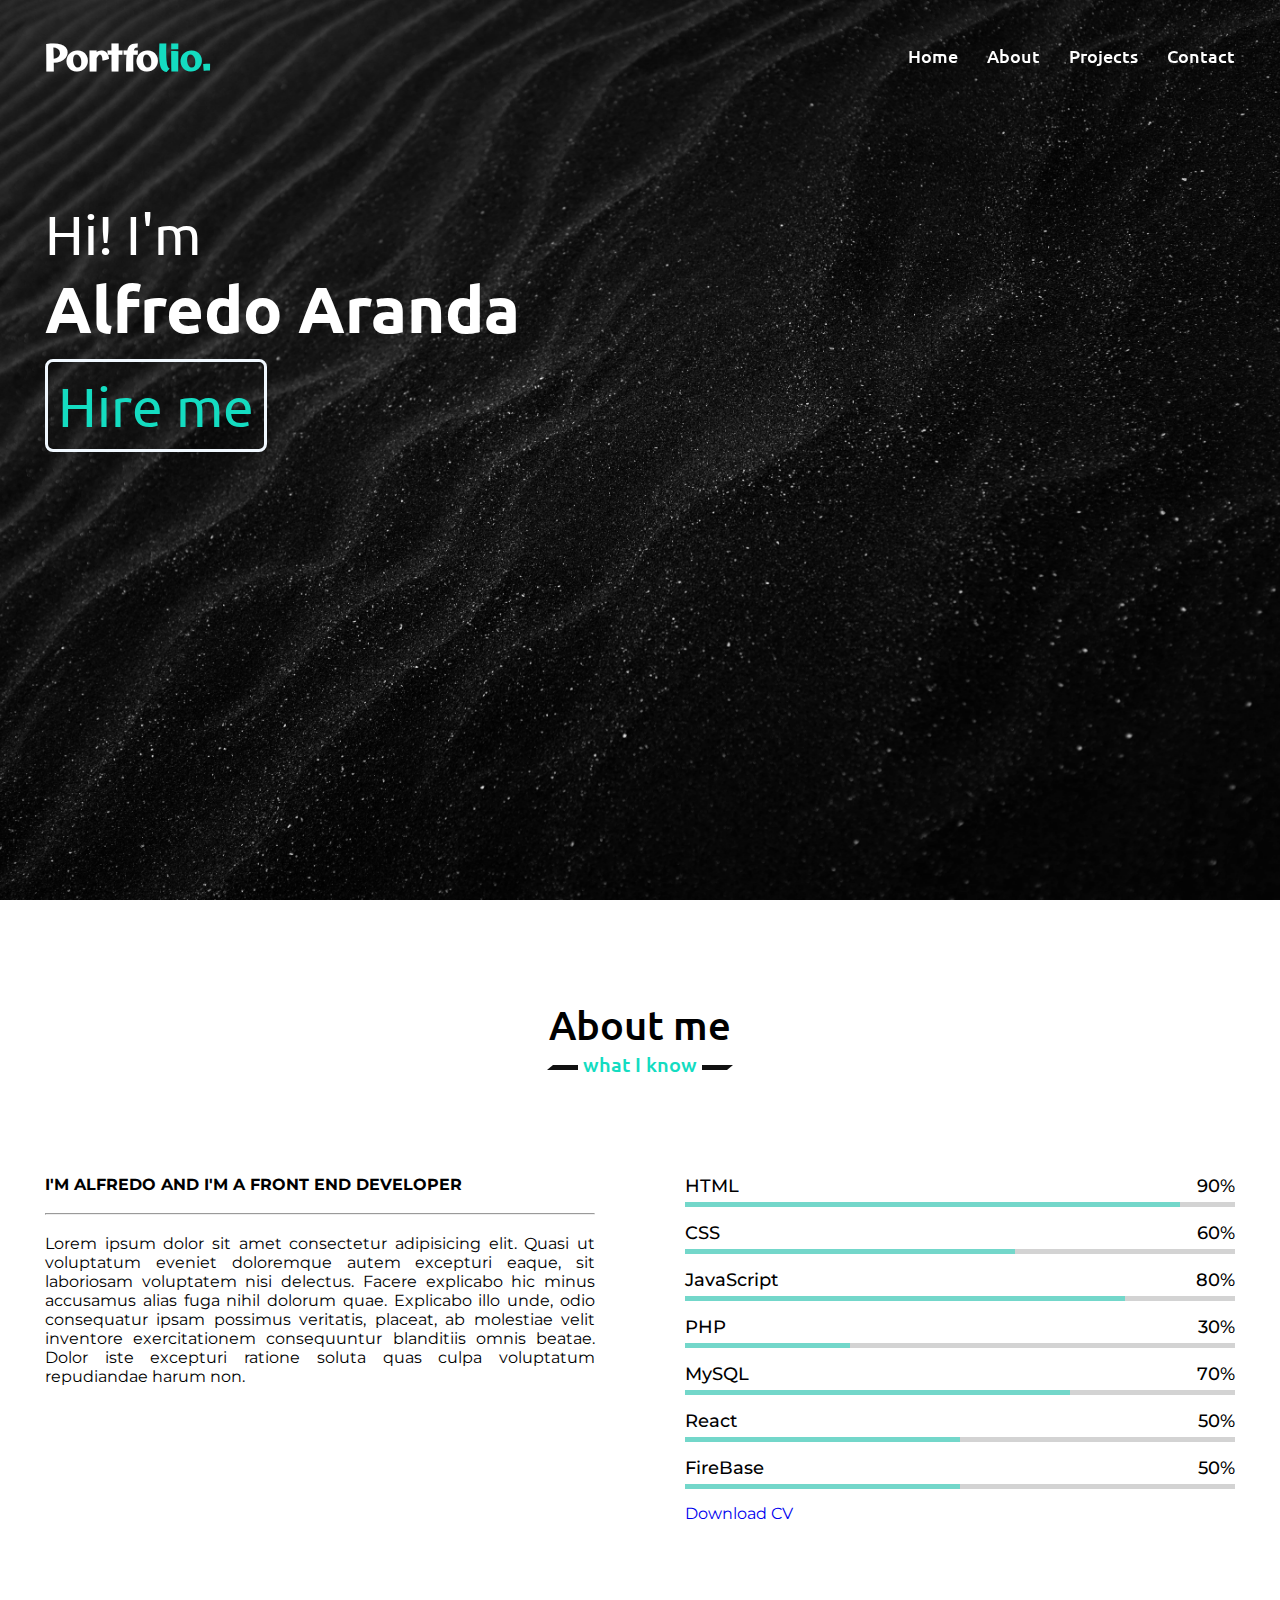
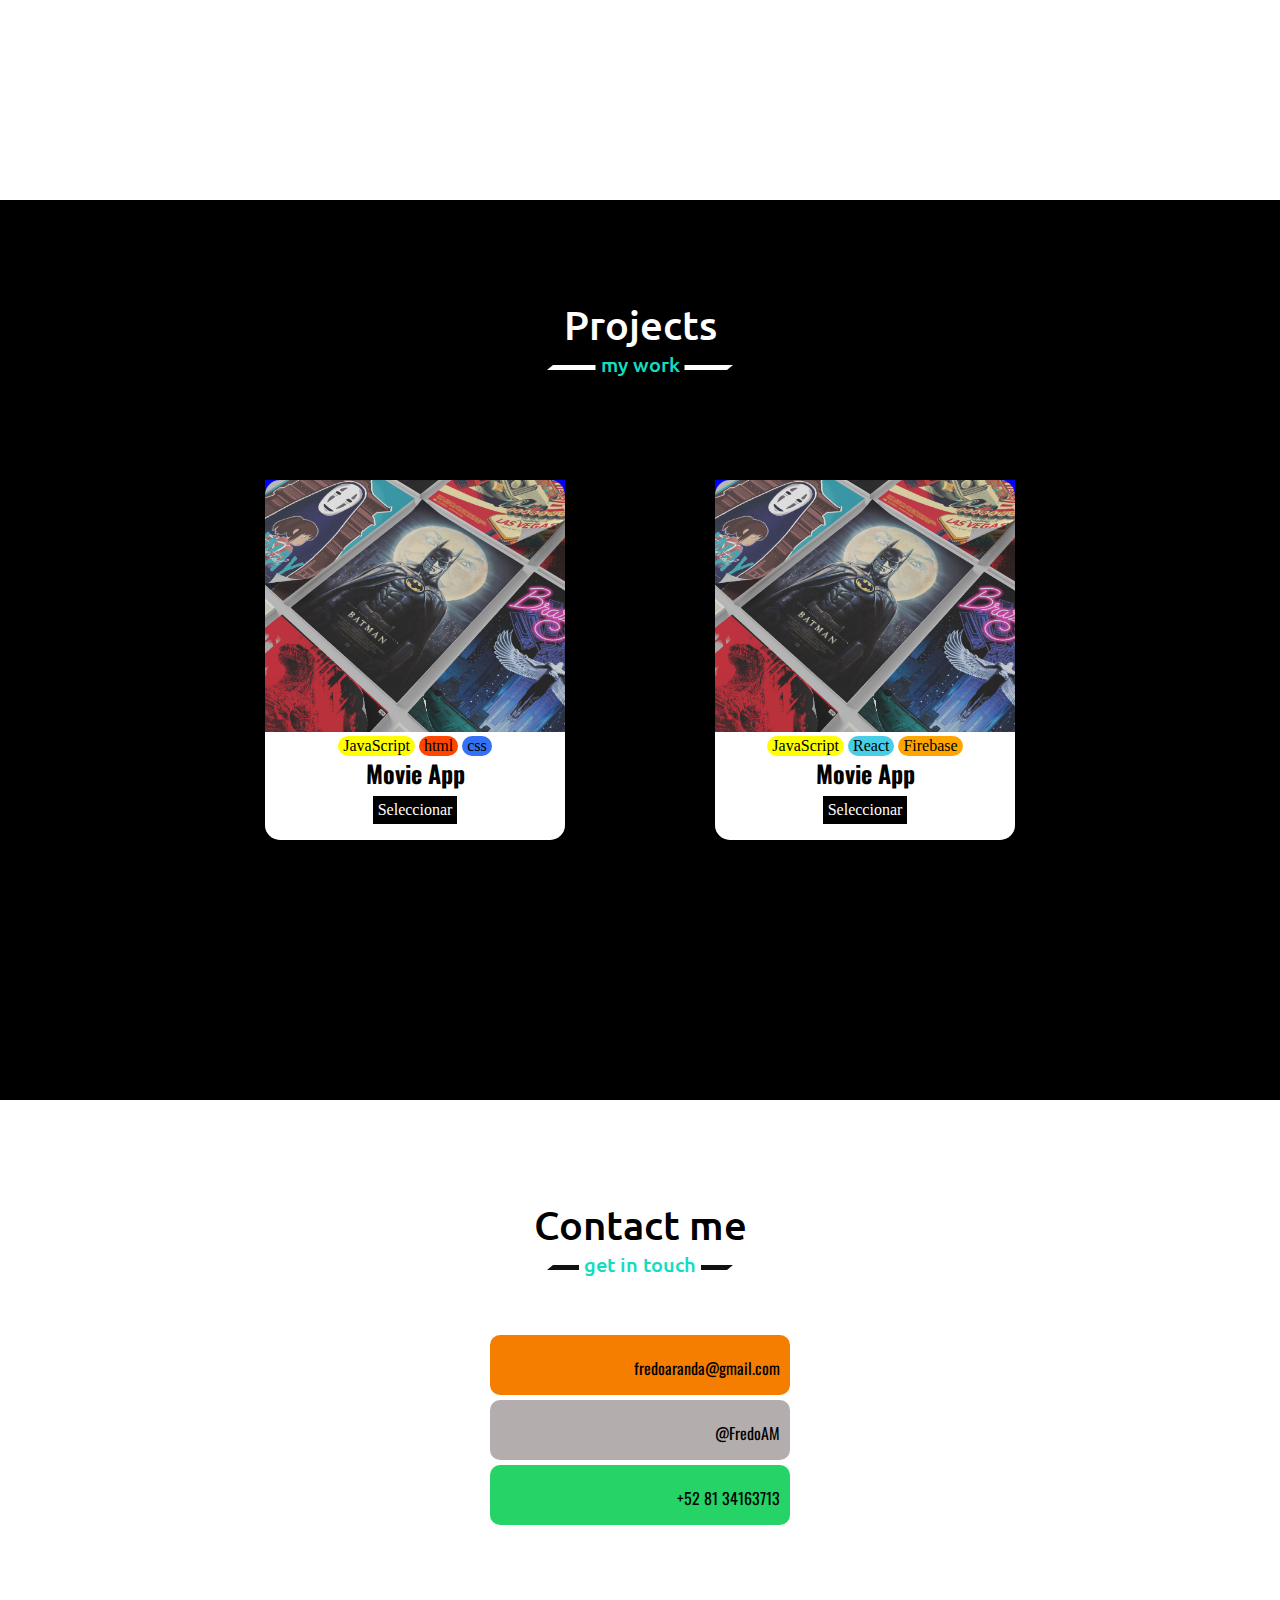
<file: index.html>
<!DOCTYPE html>
<html lang="en">
<head>
    <meta charset="UTF-8">
    <meta http-equiv="X-UA-Compatible" content="IE=edge">
    <meta name="viewport" content="width=device-width, initial-scale=1.0">
    <link rel="stylesheet" href="style.css">
    <link rel="icon" href="/img/portfolio.png">
    <link rel="stylesheet" href="https://use.fontawesome.com/releases/v5.15.3/css/all.css" integrity="sha384-SZXxX4whJ79/gErwcOYf+zWLeJdY/qpuqC4cAa9rOGUstPomtqpuNWT9wdPEn2fk" crossorigin="anonymous">
    <title>Portfolio</title>
</head>
<body>
    <body>
        <!-- <div class="scroll-up-btn">
            <i class="fas fa-angle-up"></i>
        </div> -->
        <nav class="navbar">
            <div class="max-width">
                <div class="logo"><a href="#">Portfo<span>lio.</span></a></div>
                <ul class="menu">
                    <li><a href="#home" class="menu-btn">Home</a></li>
                    <li><a href="#about" class="menu-btn">About</a></li>                    
                    <li><a href="#projects" class="menu-btn">Projects</a></li>
                    <li><a href="#contact" class="menu-btn">Contact</a></li>
                </ul>
                <div class="menu-btn">
                    <i class="fas fa-bars"></i>
                </div>
            </div>
        </nav>
    
        <!-- home section start -->
        <section class="home" id="home">
            <div class="max-width">
                <div class="home-content">
                    <div class="text-1">Hi! I'm</div>
                    <div class="text-2">Alfredo Aranda</div>
                    <a href="#contact" class="hire-btn">Hire me</a>
                </div>
            </div>
        </section>
    
        <!-- about section start -->
        <section class="about" id="about">
            <div class="max-width">
                <h2 class="title">About me</h2>
                <div class="about-content">
                    <div class="column left">
                        <div class="text">I'm Alfredo and I'm a<span class="typing-2"> Front End Developer</span></div>
                        <br>
                        <hr>
                        <br>
                        
                        <p>Lorem ipsum dolor sit amet consectetur adipisicing elit. Quasi ut voluptatum eveniet doloremque autem excepturi eaque, sit laboriosam voluptatem nisi delectus. Facere explicabo hic minus accusamus alias fuga nihil dolorum quae. Explicabo illo unde, odio consequatur ipsam possimus veritatis, placeat, ab molestiae velit inventore exercitationem consequuntur blanditiis omnis beatae. Dolor iste excepturi ratione soluta quas culpa voluptatum repudiandae harum non.</p>
                    </div>
                    <div class="skills right">
                        <div class="bars">
                            <div class="info">
                                <span>HTML</span>
                                <span>90%</span>
                            </div>
                            <div class="line html"></div>
                        </div>
                        <div class="bars">
                            <div class="info">
                                <span>CSS</span>
                                <span>60%</span>
                            </div>
                            <div class="line css"></div>
                        </div>
                        <div class="bars">
                            <div class="info">
                                <span>JavaScript</span>
                                <span>80%</span>
                            </div>
                            <div class="line js"></div>
                        </div>
                        <div class="bars">
                            <div class="info">
                                <span>PHP</span>
                                <span>30%</span>
                            </div>
                            <div class="line php"></div>
                        </div>
                        <div class="bars">
                            <div class="info">
                                <span>MySQL</span>
                                <span>70%</span>
                            </div>
                            <div class="line mysql"></div>
                        </div>
                        <div class="bars">
                            <div class="info">
                                <span>React</span>
                                <span>50%</span>
                            </div>
                            <div class="line react"></div>
                        </div>
                        <div class="bars">
                            <div class="info">
                                <span>FireBase</span>
                                <span>50%</span>
                            </div>
                            <div class="line fb"></div>
                        </div>
                        
                         <a href="/Alfredo Aranda Mancillas CV.docx" download>Download CV</a>
                        
                    </div>
                </div>
            </div>
        </section>
        <section class="projects" id="projects">
                <h2 class="title">Projects</h2>
                <div class="carro">
                    <div class="btn-display">
                        <div class="btns">
                            <button class="prev-btn"><i class="fas fa-arrow-circle-left"></i></button>
                            <button class="next-btn"><i class="fas fa-arrow-circle-right"></i></button>
                        </div>
                        <div class="display">
                            <span class="display-icn"><i class="fas fa-circle active "></i></span>
                            <span class="display-icn"><i class="fas fa-circle"></i></span>
                            <span class="display-icn"><i class="fas fa-circle"></i></span>
                        </div>
                    </div>
                    <div class="carros active">
                        <div class="pro">
                            <div class="img-container">
                                <img src="/img/movieApp.jpg" alt="">
                            </div>
                            <div class="img-info">
                                <span class="js-tag">JavaScript</span>
                                <span class="html-tag">html</span>
                                <span class="css-tag">css</span>
                                <h2>Movie App</h2>
                                <a href="/Projects/Movie App/index.html">Seleccionar</a>
                            </div>
                        </div>
                        <div class="pro">
                            <div class="img-container">
                                <img src="/img/movieApp.jpg" alt="">
                            </div>
                            <div class="img-info">
                                <span class="js-tag">JavaScript</span>
                                <span class="react-tag">React</span>
                                <span class="fb-tag">Firebase</span>
                                <h2>Movie App </h2>
                                <a href="https://movies-app-react-2948e.web.app">Seleccionar</a>
                            </div>
                        </div>
                    </div>
                    <div class="carros">
                        <div class="pro">
                            <div class="img-container">
                                <img src="/img/e-commerce.png" alt="">
                            </div>
                            <div class="img-info">
                                <span class="js-tag">JavaScript</span>
                                <span class="html-tag">html</span>
                                <span class="css-tag">css</span>
                                <h2>E-commerce</h2>
                                <a href="/Projects/E-commerce App/index.html"">Seleccionar</a>
                            </div>
                        </div>
                        <div class="pro">
                            <div class="img-container">
                                <img src="/img/todo-list.jpg" alt="">
                            </div>
                            <div class="img-info">
                                <span class="js-tag">JavaScript</span>
                                <span class="html-tag">html</span>
                                <span class="css-tag">css</span>
                                <h2>Todo-List</h2>
                                <a href="/Projects/ToDo List/index.html"">Seleccionar</a>
                            </div>
                        </div>
                    </div>  
                    <div class="carros">
                        <div class="pro">
                            <div class="img-container">
                                <img src="/img/landing.jpg" alt="">
                            </div>
                            <div class="img-info">
                                <span class="js-tag">JavaScript</span>
                                <span class="sass-tag">sass</span>
                                <span class="html-tag">html</span>
                                <h2>Landing Page</h2>
                                <a href="#">Seleccionar</a>
                            </div>
                        </div>
                        <div class="pro">
                            <div class="img-container">
                                <img src="/img/video-game.png" alt="">
                            </div>
                            <div class="img-info">
                                <span class="js-tag">JavaScript</span>
                                <span class="html-tag">html</span>
                                <span class="css-tag">css</span>
                                <h2>Video Game</h2>
                                <a href="/Projects/jump-game/index.html">Seleccionar</a>
                            </div>
                        </div>
                    </div>
                </div>
                <!-- DISPLAY SECOND CARROUSEL WITH MEDIA QUERIES -->
                <div class="carro2">
                    <div class="btn-display">
                        <div class="btns">
                            <button class="pre-btn"><i class="fas fa-arrow-circle-left"></i></button>
                            <button class="nex-btn"><i class="fas fa-arrow-circle-right"></i></button>
                        </div>
                        <div class="display">
                            <span class="display-icn"><i class="fas fa-circle media-icn active "></i></span>
                            <span class="display-icn"><i class="fas fa-circle media-icn"></i></span>
                            <span class="display-icn"><i class="fas fa-circle media-icn"></i></span>
                            <span class="display-icn"><i class="fas fa-circle media-icn"></i></span>
                            <span class="display-icn"><i class="fas fa-circle media-icn"></i></span>
                            <span class="display-icn"><i class="fas fa-circle media-icn"></i></span>
                        </div>
                    </div>
                    <div class="media-carro active">
                        <div class="pro">
                            <div class="img-container">
                                <img src="/img/movieApp.jpg" alt="">
                            </div>
                            <div class="img-info">
                                <h2>Movie App</h2>
                                <a href="/Projects/Movie App/index.html">Seleccionar</a>
                            </div>
                        </div>
                    </div>
                    <div class="media-carro">
                        <div class="pro">
                            <div class="img-container">
                                <img src="/img/movieApp.jpg" alt="">
                            </div>
                            <div class="img-info">
                                <span class="js-tag">JavaScript</span>
                                <span class="react-tag">React</span>
                                <span class="fb-tag">Firebase</span>
                                <h2>Movie App </h2>
                                <a href="https://movies-app-react-2948e.web.app">Seleccionar</a>
                            </div>
                        </div>
                    </div>
                    <div class="media-carro">
                        <div class="pro">
                            <div class="img-container">
                                <img src="/img/e-commerce.png" alt="">
                            </div>
                            <div class="img-info">
                                <h2>E-commerce</h2>
                                <a href="/Projects/E-commerce App/index.html">Seleccionar</a>
                            </div>
                        </div>
                    </div>
                    <div class="media-carro">
                        <div class="pro">
                            <div class="img-container">
                                <img src="/img/todo-list.jpg" alt="">
                            </div>
                            <div class="img-info">
                                <h2>Todo-List</h2>
                                <a href="/Projects/ToDo List/index.html"">Seleccionar</a>
                            </div>
                        </div>
                    </div>  
                    <div class="media-carro">
                        <div class="pro">
                            <div class="img-container">
                                <img src="/img/landing.jpg" alt="">
                            </div>
                            <div class="img-info">
                                <h2>Landing Page</h2>
                                <a href="#">Seleccionar</a>
                            </div>
                        </div>
                    </div>    
                    <div class="media-carro">
                        <div class="pro">
                            <div class="img-container">
                                <img src="/img/video-game.png" alt="">
                            </div>
                            <div class="img-info">
                                <h2>Video Game</h2>
                                <a href="/Projects/jump-game/index.html">Seleccionar</a>
                            </div>
                        </div>
                    </div>
                </div>
        </section>
        <section class="about contact" id="contact">
            <div class="max-width">
                <h2 class="title">Contact me</h2>
                <div class="contact-container">
                   <div class="email-ctc email">
                       <span><i class="fas fa-envelope-square"></i></span>
                       <span>fredoaranda@gmail.com</span>
                   </div>
                   <div class="email-ctc github">
                    <span><i class="fab fa-github"></i></span>
                    <span>@FredoAM</span>
                    </div>
                    <div class="email-ctc cellphone">
                        <span><i class="fab fa-whatsapp"></i></span>
                        <span>+52 81 34163713</span>
                    </div>
                   
                </div>
            </div>
            
        </section>
   
    
        <script src="app.js"></script>
    </body>
</file>
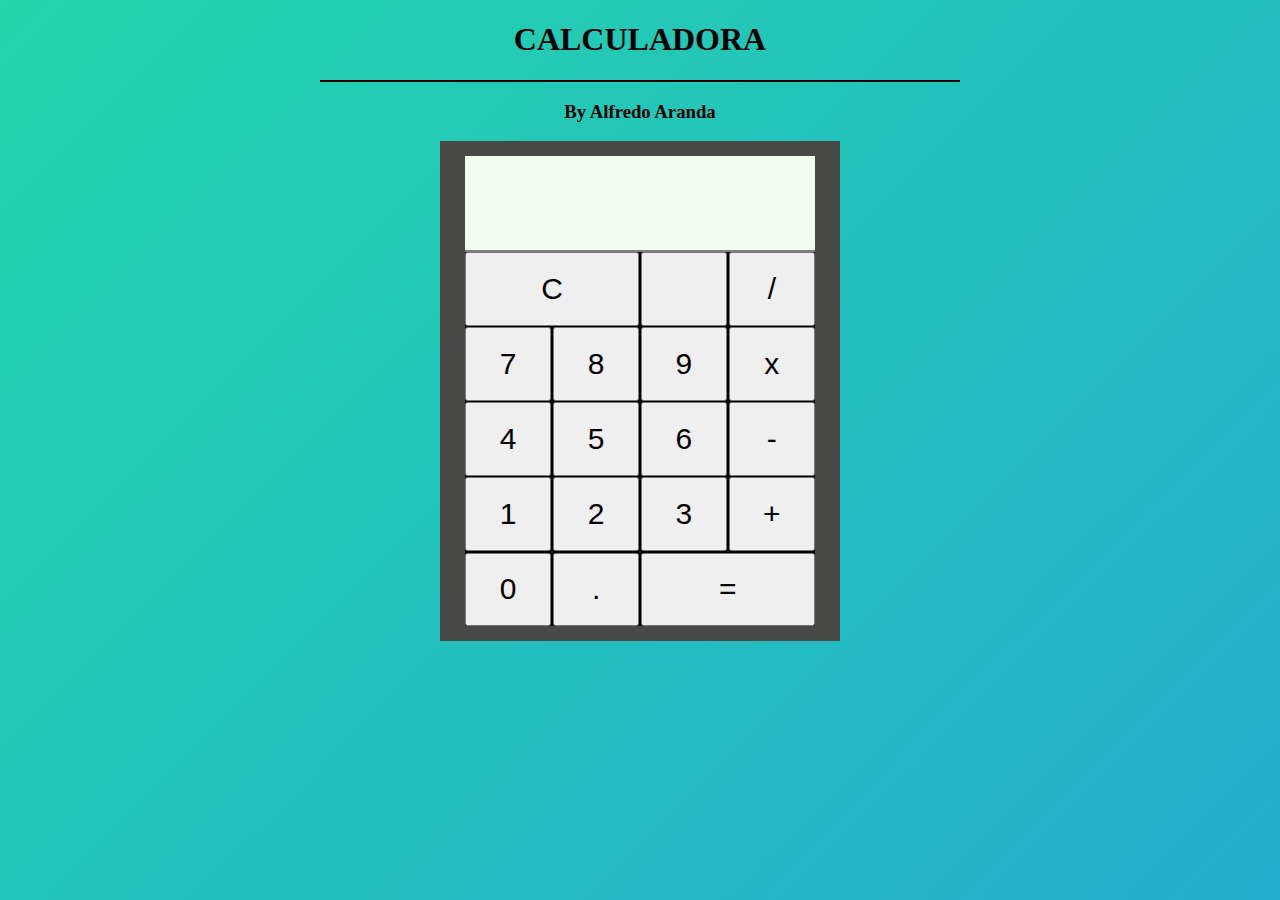
<file: Projects/Calculator/index.html>
<!DOCTYPE html>
<html lang="en">
<head>
    <meta charset="UTF-8">
    <meta http-equiv="X-UA-Compatible" content="IE=edge">
    <meta name="viewport" content="width=device-width, initial-scale=1.0">
    <link rel="stylesheet" href="https://use.fontawesome.com/releases/v5.15.2/css/all.css" integrity="sha384-vSIIfh2YWi9wW0r9iZe7RJPrKwp6bG+s9QZMoITbCckVJqGCCRhc+ccxNcdpHuYu" crossorigin="anonymous">
    <link rel="stylesheet" type="text/css" href="style.css">
    <title>Calculadora</title>
</head>
<body>
    <h1>CALCULADORA</h1>
    <hr>
    <h3>By Alfredo Aranda</h3>
    <div class="calculadora">
        <div class="container">
            <div class="pantalla" ><span data-current-operand></span></div>
            <div class="botones">
                <button class="tipo-2" data-all-clear>C</button>
                <button data-delete><i class="fas fa-backspace"></i></button>
                <button data-operation>/</button>
                <button data-number>7</button>
                <button data-number>8</button>
                <button data-number>9</button>
                <button data-operation>x</button>
                <button data-number>4</button>
                <button data-number>5</button>
                <button data-number>6</button>
                <button data-operation>-</button>
                <button data-number>1</button>
                <button data-number>2</button>
                <button data-number>3</button>
                <button data-operation>+</button>
                <button data-number>0</button>
                <button data-number>.</button>
                <button class="tipo-3" data-equals>=</button>
               
                
            </div>
            
        </div>
    </div>
    <script src="app.js"></script>
</body>
</html>
</file>
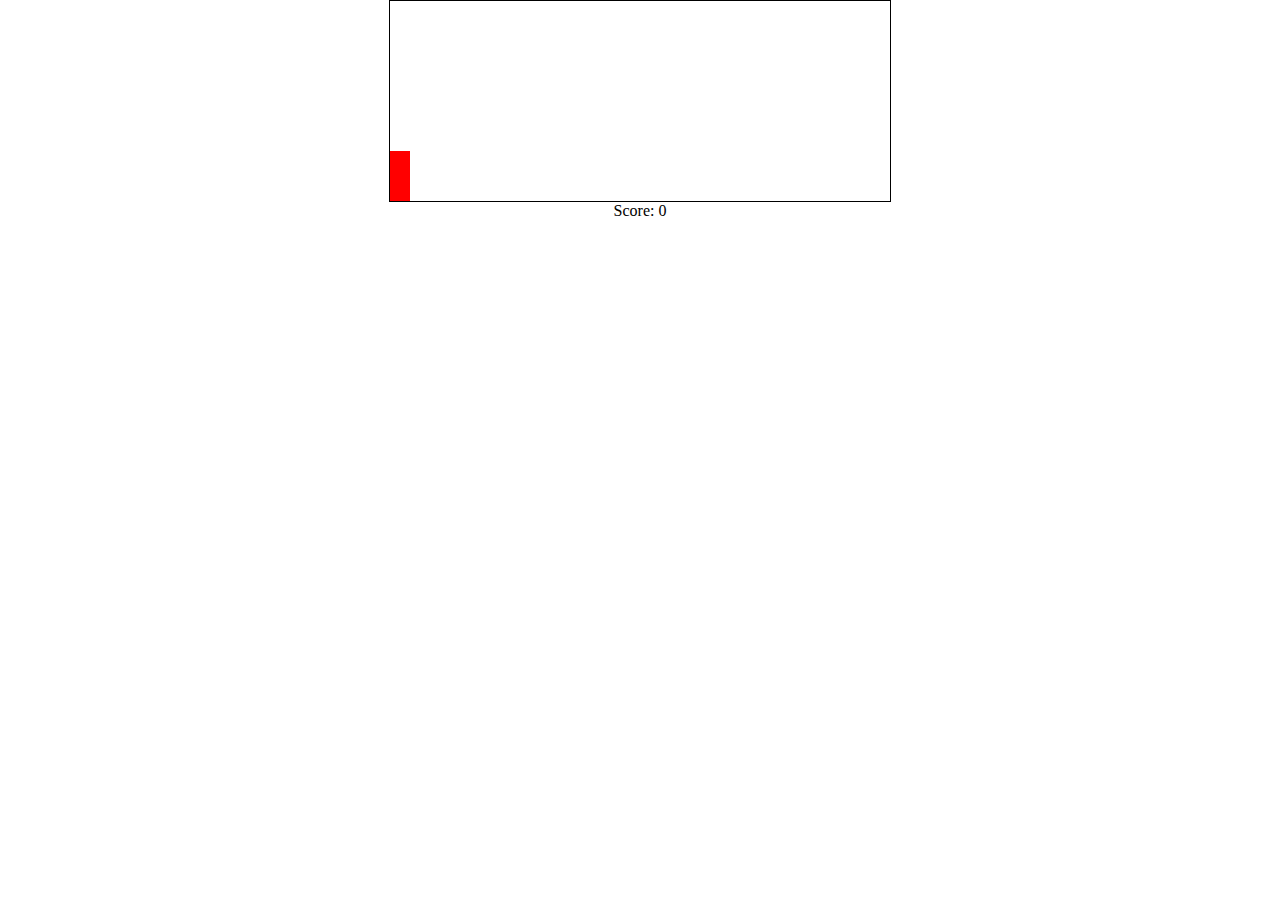
<file: Projects/jump-game/index.html>
<!DOCTYPE html>
<html lang="en" onclick="jump()">
<head>
    <meta charset="UTF-8">
    <title>VideoGame</title>
    <link rel="stylesheet" href="style.css">
</head>
<body>
    <div class="board">
        <div id="toon"></div>
        <div id="tree"></div>
    </div>
    <p>Score: <span id="scoreSpan"></span></p>
</body>
<script src="app.js"></script>
</html>
</file>
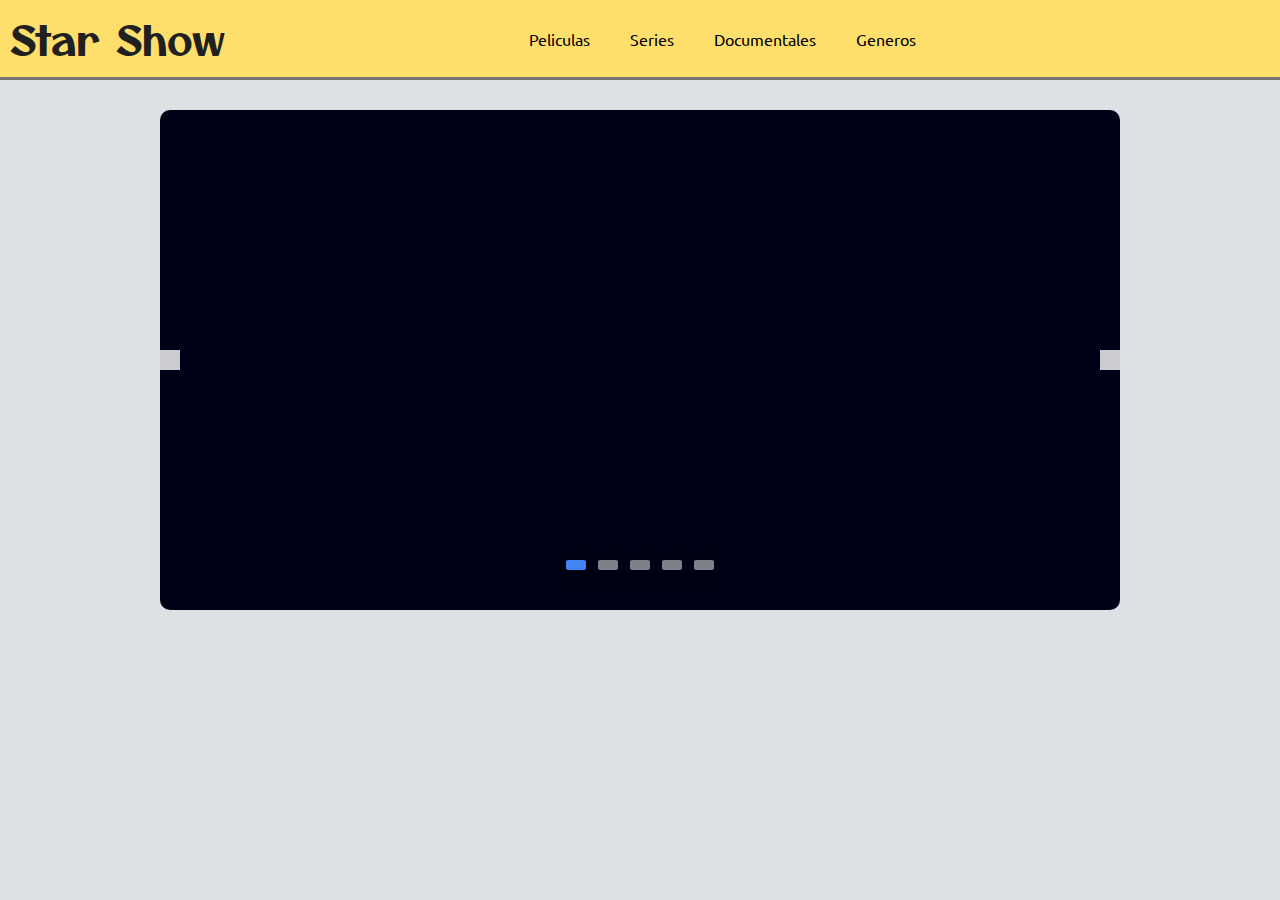
<file: Projects/Movie App/index.html>
<!DOCTYPE html>
<html lang="en">
<head>
    <meta charset="UTF-8">
    <meta http-equiv="X-UA-Compatible" content="IE=edge">
    <meta name="viewport" content="width=device-width, initial-scale=1.0">
    <link rel="stylesheet" href="styles/styles.css">
    <link rel="icon" href="styles/img/star.png">
    <link rel="stylesheet" href="https://use.fontawesome.com/releases/v5.15.3/css/all.css" integrity="sha384-SZXxX4whJ79/gErwcOYf+zWLeJdY/qpuqC4cAa9rOGUstPomtqpuNWT9wdPEn2fk" crossorigin="anonymous">
    <title>Star Show</title>
</head>
<body>

    <nav>
        <div class="logo-nav">
            
            <a href="index.html"><span>Star Show</span></a>
            
        </div>
        
        <ul class="menu-nav">
            <li>Peliculas</li>
            <li>Series</li>
            <li>Documentales</li>
            <li>Generos</li>
        </ul>

        <div class="iconos-nav">
            <form id="form" class="form active">
                <i class="fas fa-search icon"></i>
                <input type="text" class="search" placeholder=" Titulo, Peliculas, Series...">
                </form>
            <span class="btn-search"><i class="fas fa-search btn-search"></i></span>
            <span><i class="fas fa-user-circle"></i></span>
            <span><i class="fas fa-sign-out-alt"></i></span>
        </div>

        <span class="menu-bars"><i class="fas fa-bars"></i></span>
    </nav>
    
        <div class="slider">

            
            <div class="navigation">
                <i class="fas fa-caret-square-left prev-btn"></i>
                <i class="fas fa-caret-square-right next-btn"></i>
            </div>
    
            <div class="navigation-visibility">
                <div class="slide-icon active"></div>
                <div class="slide-icon"></div>
                <div class="slide-icon"></div>
                <div class="slide-icon"></div>
                <div class="slide-icon"></div>
            
            </div>
        </div>
    
    

    <main id="main"></main>

    <script src="app.js"></script>
</body>
</html>
</file>
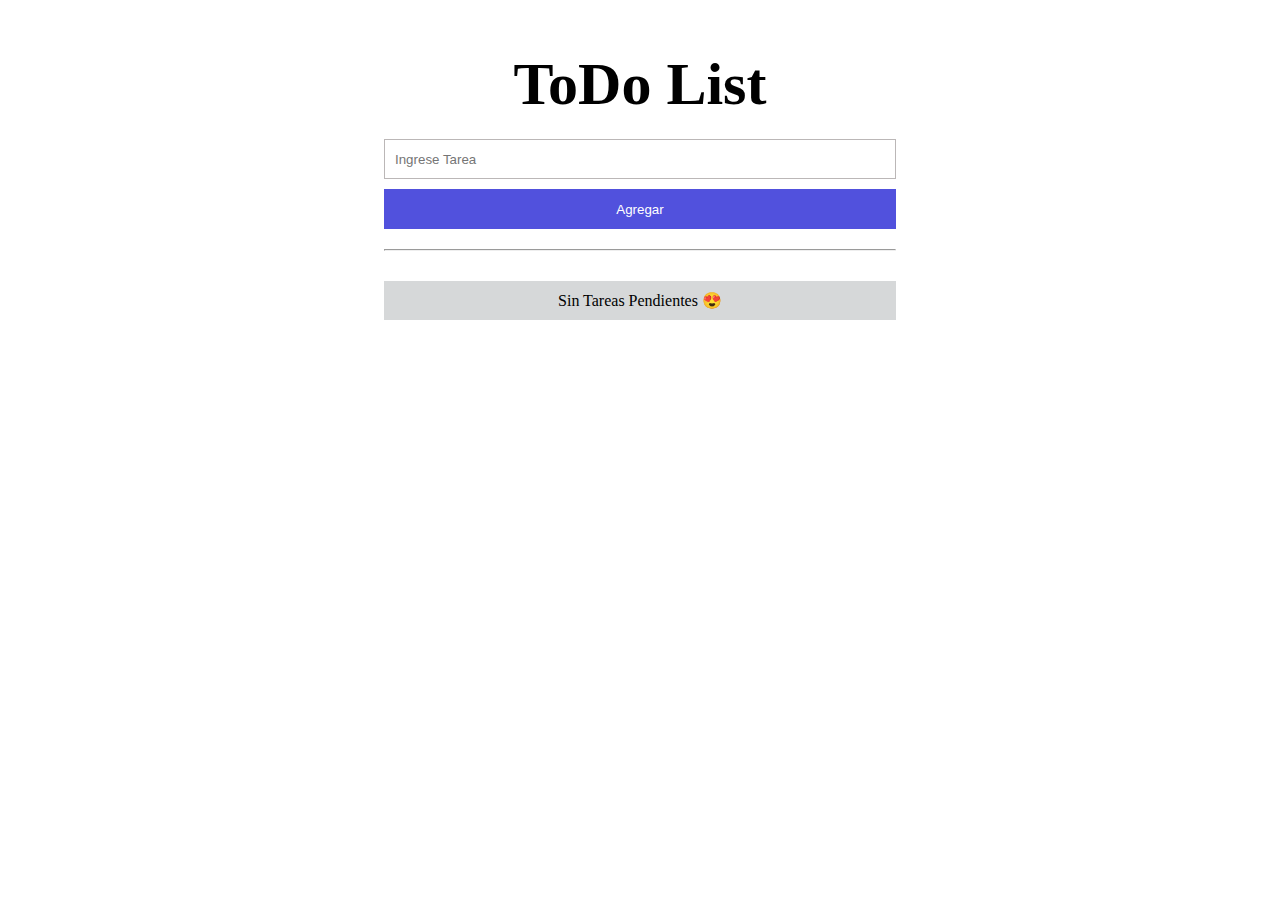
<file: Projects/ToDo List/index.html>
<!DOCTYPE html>
<html lang="en">
<head>
    <meta charset="UTF-8">
    <meta http-equiv="X-UA-Compatible" content="IE=edge">
    <meta name="viewport" content="width=device-width, initial-scale=1.0">
    <link rel="stylesheet" href="style.css">
    <link rel="stylesheet" href="https://use.fontawesome.com/releases/v5.15.3/css/all.css" integrity="sha384-SZXxX4whJ79/gErwcOYf+zWLeJdY/qpuqC4cAa9rOGUstPomtqpuNWT9wdPEn2fk" crossorigin="anonymous">
    <title>ToDo List</title>
</head>
<body>
    <div class="container">
        <h1>ToDo List</h1>
            <form class="form-container">
                <input type="text" class="input-value" placeholder="Ingrese Tarea">
                <button type="submit" class="input-btn">Agregar</button>
            </form>
            <hr>
            <div class="list-container"></div>
    </div>
    
    
    <script src="app.js"></script>
</body>
</html>
</file>
<file: style.css>
/*  import google fonts */
@import url('https://fonts.googleapis.com/css2?family=Poppins:wght@400;500;600;700&family=Ubuntu:wght@400;500;700&display=swap');
@import url('https://fonts.googleapis.com/css2?family=Otomanopee+One&display=swap');
@import url('https://fonts.googleapis.com/css2?family=Montserrat&display=swap');
@import url('https://fonts.googleapis.com/css2?family=Oswald:wght@700&display=swap');

*{
    margin: 0;
    padding: 0;
    box-sizing: border-box;
    text-decoration: none;
}
html{
    scroll-behavior: smooth;
}

/* custom scroll bar */
::-webkit-scrollbar {
    width: 10px;
}
::-webkit-scrollbar-track { 
    background: #f1f1f1;
}
::-webkit-scrollbar-thumb {
    background: #888;
}

::-webkit-scrollbar-thumb:hover {
    background: #555;
}

/* Utilities */
section{
    padding: 100px 0;
    
}

section .title{
    position: relative;
    text-align: center;
    font-size: 40px;
    font-weight: 500;
    margin-bottom: 60px;
    padding-bottom: 20px;
    font-family: 'Ubuntu', sans-serif;
}
section .title::before{
    content: "";
    position: absolute;
    bottom: 0px;
    left: 50%;
    width: 180px;
    height: 5px;
    background: #111;
    transform: translateX(-50%) skew(-50deg);
}
section .title::after{
    position: absolute;
    bottom: -8px;
    left: 50%;
    font-size: 20px;
    color: rgb(20, 220, 193);
    padding: 0 5px;
    background: #fff;
    transform: translateX(-50%);
}
/* navbar styling */
.navbar{
    position: fixed;
    width: 100%;
    z-index: 999;
    padding: 30px 45px;
    font-family: 'Ubuntu', sans-serif;
    transition: all 0.3s ease;
}
.navbar.sticky{
    padding: 15px 0;
    background: crimson;
}
.navbar .max-width{
    display: flex;
    align-items: center;
    justify-content: space-between;
}
.navbar .logo a{
    color: #fff;
    font-size: 35px;
    font-weight: 600;
    font-family: 'Otomanopee One', sans-serif;
}
.navbar .logo a span{
    color: rgb(20, 220, 193);
    transition: all 0.3s ease;
}
.navbar.sticky .logo a span{
    color: #fff;
}
.navbar .menu li{
    list-style: none;
    display: inline-block;
}
.navbar .menu li a{
    display: block;
    color: #fff;
    font-size: 18px;
    font-weight: 500;
    margin-left: 25px;
    transition: color 0.3s ease;
}
.navbar .menu li a:hover{
    color: rgb(20, 220, 193);
}
.navbar.sticky .menu li a:hover{
    color: #fff;
}

.menu-btn{
    display: none;
    color: white;
    font-size: 30px;
}
/* home section styling */
.home{
    display: flex;
    background: url("img/background2.jpg") no-repeat center;
    height: 100vh;
    color: #fff;
    min-height: 500px;
    background-size: cover;
    background-attachment: fixed;
    font-family: 'Ubuntu', sans-serif;
}
.home .max-width{
    width: 100%;
    display: flex;
}

.home-content{
    margin: 100px 0 0 45px;
    font-size: 55px;
}

.text-2{
    font-size: 65px ;
    font-weight: 600;
}

.hire-btn{
    display: inline-block;
    border-radius: 8px;
    margin-top: 10px;
    padding: 10px;
    color: rgb(20, 220, 193);
    border: 3px solid aliceblue;
}

.hire-btn:hover{
    background-color: rgb(20, 220, 193);
    color: aliceblue;
    border: 3px solid rgb(20, 220, 193);
}

.hire-btn:active{
    background-color: rgba(20, 220, 193,0.5);
    color: aliceblue;
    border: 3px solid rgba(20, 220, 193,0.5);
}

/* About Section */

.about{
    height: 100vh;
}

.about .title::after{
    content: "what I know";
}

.about-content{
    display: flex;
    width: 100%;
    font-family: 'Montserrat', sans-serif;
}

.text{
    font-weight: bold;
    text-transform: uppercase;
}
.about-content p{
    text-align: justify;
}

.about-content .left , .about-content .right{
    width: 50%;
    padding: 45px;
}


.skills  .bars{
    margin-bottom: 15px;
}
.skills  .info{
    display: flex;
    margin-bottom: 5px;
    align-items: center;
    justify-content: space-between;
}
.skills  span{
    font-weight: 500;
    font-size: 18px;
}
.skills  .line{
    height: 5px;
    width: 100%;
    background: lightgrey;
    position: relative;
}
.skills  .line::before{
    content: "";
    position: absolute;
    height: 100%;
    left: 0;
    top: 0;
    background: rgba(20, 220, 193,0.5);
}
 .html::before{
    width: 90%;
}
 .css::before{
    width: 60%;
}
 .js::before{
    width: 80%;
}
 .php::before{
    width: 30%;
}
 .mysql::before{
    width: 70%;
}

.fb::before{
    width: 50%;
}

.react::before{
    width: 50%;
}

.cv-down{
    border-radius: 8px;
    margin-top: 5px;
    padding: 10px;
    color: rgb(20, 220, 193);
    border: 3px solid rgb(20, 220, 193);
}

.cv-down:hover{
    background-color: rgb(20, 220, 193);
    color: aliceblue;
    border: 3px solid rgb(20, 220, 193);
    cursor: pointer;
}
/* Projects Section */

.projects .title::before{
    content: "";
    position: absolute;
    bottom: 0px;
    left: 50%;
    width: 180px;
    height: 5px;
    background: rgb(255, 255, 255);
    transform: translateX(-50%) skew(-50deg);
}
.projects .title::after{
    position: absolute;
    bottom: -8px;
    left: 50%;
    font-size: 20px;
    color: rgb(20, 220, 193);
    padding: 0 5px;
    background: rgb(0, 0, 0);
    transform: translateX(-50%);
}
.projects .title::after{
    content: "my work";

}

.projects{
    background-color: black;
    min-height: 100vh;
    color: white;


}

.carro{
    display: flex;
    padding: 30px;
    position: relative;
    justify-content: center;
    
    
}
.carro2{
    display: flex;
    padding: 30px;
    position: relative;
    justify-content: center;
    display: none;
    
}
.carros{
    display: flex;
    position: absolute;
    height: 400px;
    width: 900px;
    background-size: cover;
    color: white;
    justify-content: space-around;
    clip-path: circle(0% at 0 50%);
    border-radius: 20px;
}

.carros.active{
    clip-path: circle(150% at 0 50%);
    transition: 2s;
}

.media-carro{
    display: flex;
    position: absolute;
    height: 300px;
    width: 350px;
    background-size: cover;
    color: white;
    justify-content: space-around;
    clip-path: circle(0% at 0 50%);
    border-radius: 20px;
}

.media-carro.active{
    clip-path: circle(150% at 0 50%);
    transition: 2s;
}

.pro{
    display: flex;
    flex-wrap: wrap;
    background-color:rgba(20, 220, 193,0.5);
    width: 300px;
    margin: 20px;
    justify-content: center;
    
    border-radius: 15px;
}

.img-container{
    height: 70%;
    background-color: blue;
    width: 100%;
}

.img-container img{
    width: 100%;
    height: 100%;
    object-fit: cover;
    border-top-right-radius: 15px;
    border-top-left-radius: 15px;
}

.img-info{
    height: 30%;
    background-color: white;
    color: black;
    width: 100%;
    text-align: center;
    padding-top: 5px;
    border-bottom-right-radius: 15px;
    border-bottom-left-radius: 15px;
}

.img-info h2 {
    margin-bottom: 5px;
    font-family: 'Oswald', sans-serif;
}

.img-info a {
    display: inline-block;
    padding: 5px;
    color: #fff;
    cursor: pointer;
    background-color: black;
}

.img-info a:hover{
    background-color: rgb(87, 84, 84);
    color: #fff;
}


.img-info span{
    padding: 1px 5px 2px 5px;
    border-radius: 15px;
    
}

.react-tag{
    background-color: rgb(71, 206, 230);
}

.js-tag{
    background-color: yellow;
}

.fb-tag{
    background-color: orange;
}

.html-tag{
    background-color: orangered;
}

.css-tag{
    background-color: rgb(52, 113, 247);
}

.sass-tag{
    background-color: palevioletred;
}


.btn-display{
    display: flex;
    position: absolute;
    height: 400px;
    width: 900px;
    margin: auto;
    flex-wrap: wrap;
    justify-content: center;
}

.btns{
    display: flex;
    width: 100%;
    justify-content: space-between;
    align-items: flex-end;
}
.btns button{
    z-index: 20;
    background: none;
    border: none;
    color: rgb(20, 220, 193);
    cursor: pointer;
    font-size: 30px;
}
.display{
    pointer-events: none;
    z-index: 20;
    display: flex;
    width: 100%;
    justify-content: center;
    align-items: flex-end;
} 
.fa-circle.active{
    color: rgb(20, 220, 193);
}


/* Contact Form */

.contact .title::after{
    content: "get in touch";
}
.about{
    display: flex;
    justify-content: center;
}
.contact-container{
    width: 300px;
    height: 200px;
    display: flex;
    flex-wrap: wrap;
    flex-direction: column;
    align-items: center;
    
}

.email-ctc{
    padding:10px;
    padding-top: 15px;
    height: 60px;
    width: 100%;
    display: flex;
    margin-top: 5px;
    justify-content: space-between;
    align-items: center;
    border-radius: 10px;
    font-family: 'Oswald', sans-serif;
}

.email-ctc i{
    font-size: 30px;
}

.email{
    background-color: #F57D00;
}

.cellphone{
    background-color: #25D366;
}

.linkedin{
    background-color: #0A66C2;
}

.github{
    background-color: rgb(180, 173, 173);
}


/* MEDIA QUERIES */

@media all and (max-width:600px){
    body{
        width: 100vw;
    }
    .menu{
        display: none;
    }

    .menu-btn{
        display: inline-flex;
    }

    .navbar{
        width: 100vw;
    }

    .carro{
        display: none;
    }
    .carro2{
        display: flex;
    }

    .btn-display{
        width:350px;
    } 

    form{
        width: 300px;
    }

    .column{
        display: none;
    }

    .about-content .right{
        width: 100%;
    }
}

@media all and (min-width:700px) and (max-width:800px){
    .btn-display, .carros{
        width:700px;
    } 
}
</file>
<file: Projects/Calculator/style.css>
*, *::before, *::after {
    box-sizing: border-box;
  }

body {
	background: linear-gradient(-45deg, #ee7752, #e73c7e, #23a6d5, #23d5ab);
	background-size: 400% 400%;
	animation: gradient 15s ease infinite;
    margin: 0;
    padding: 0;
}

h1,h3{
    text-align: center;
}

hr{
    border: 1px solid black;
    margin-left: 25%;
    margin-right: 25%;
}

.calculadora{
    width:400px;
    min-height:500px;
    background-color: rgb(73, 73, 71);
    margin: auto;
    padding-top: 15px;
    display: flex;
    
}

.container{
    display: grid;
    width: 350px;
    min-height: 470px;
    background-color: gray;
    margin-left: 25px;
    margin-bottom: 15px;
    grid-template-rows: minmax(94px,auto) 376px;
}

.pantalla{
    width: 350px;
    min-height: 94px;
    background-color: honeydew;
    display: flex;
    align-items: flex-end;
    flex-direction: row-reverse;
    
}

.pantalla span{
    font-size: 47px;
    margin-right: 10px;
    word-wrap: break-word;
    word-break: break-all;
}


.botones{
    background-color: black;
    display: grid;
    grid-template-columns: repeat(4, 1fr);
    gap: 1.5px;
    margin-top: 1.5px;
}

.botones button{
    font-size: 30px;
    cursor: pointer;
}

.botones .tipo-2{
    grid-column-start: 1;
    grid-column-end: 3;
}

.botones .tipo-3{
    grid-column-start: 3;
    grid-column-end: 5;
}

@keyframes gradient {
	0% {
		background-position: 0% 50%;
	}
	50% {
		background-position: 100% 50%;
	}
	100% {
		background-position: 0% 50%;
	}
}
</file>
<file: Projects/jump-game/style.css>
*{
    padding: 0;
    margin: 0;
    overflow-x: hidden;
}
.board{
    width: 500px;
    height: 200px;
    border: 1px solid black;
    margin: auto;
}
#toon{
    width: 20px;
    height: 50px;
    background-color: red;
    position:relative;
    top: 150px;
}
.animate{
    animation: jump 0.3s linear; 
}
@keyframes jump{
    0%{top: 150px;}
    30%{top: 100px;}
    70%{top: 100px;}
    100%{top: 150px;}
}

#tree{
    background-color: blue;
    width: 20px;
    height: 20px;
    position: relative;
    top: 130px;
    left: 500px;
    animation: tree 1s infinite linear;
}
@keyframes tree{
    0%{left: 500px}
    100%{left: -20px}
}
p{
    text-align: center;
}
</file>
<file: Projects/Movie App/styles/styles.css>
/*  import google fonts */
@import url('https://fonts.googleapis.com/css2?family=Poppins:wght@400;500;600;700&family=Ubuntu:wght@400;500;700&display=swap');
@import url('https://fonts.googleapis.com/css2?family=Otomanopee+One&display=swap');


:root{
    --blackish: #202020;
    --drakgray: #3f3f3f;
    --mediumgray: #707070;
    --eggyellow: #FFDF6C;
    --lightergray: #DCE1E3;

}
/* custom scroll bar */
::-webkit-scrollbar {
    width: 10px;
}
::-webkit-scrollbar-track { 
    background: #f1f1f1;
}
::-webkit-scrollbar-thumb {
    background: #888;
}

::-webkit-scrollbar-thumb:hover {
    background: #555;
}
/* elemento {
    background-color: var(--main-bg-color);
  } */

*,*:before, *:after {

    box-sizing: border-box ; 
    padding: 0 ;
    margin: 0 ;  
}
body{
    background-color: var(--lightergray);
    overflow-x: hidden;
}
/*NAVEGADOR */
.logo-nav img{
    height: 50px;
}

nav{
    display: flex;
    justify-content: space-between;
    align-items: center;
    height: 80px;
    background-color: var(--eggyellow);
    border-bottom: 3px inset var(--blackish); 
    font-family: 'Ubuntu', sans-serif; 
}
.logo-nav {
    margin-left: 10px;
    cursor: pointer;
    display: flex;
    align-items: center;
    gap: 20px;
    font-family: 'Otomanopee One', sans-serif;
}

.logo-nav a{
    text-decoration: none;
    font-size: 40px;
    color: var(--blackish); ;
}
.menu-nav{
    display: flex;
    list-style: none;
    gap: 40px;
    height: 100%;
    align-items: center;
}

.menu-nav li:hover{
    cursor: pointer;
    background-color: var(--lightergray); ;
}

.iconos-nav{
    display: flex;
    align-items: center;
    position: relative;
}

#form {
    display: flex;
    position: absolute;
    left: -250px;
}


.form.active{
    opacity: 0;
    pointer-events: none;
}


.search{
    margin-right: 20px;
    width: 220px;
    outline: none;
    padding-left: 5px;
}

.icon {
    min-width: 50px;
    text-align: center;
    padding: 6px;
    font-size: 20px;
  }

.iconos-nav span{
    margin-right: 20px;
    font-size: 20px;
}

.iconos-nav span i:hover{
    color: cadetblue;
    cursor: pointer;
}
.menu-bars{
    display: none;
    margin-right: 30px;
    font-size: 30px;
}

/* Contenido*/

main{
    
    width: 100%;
    height: 100%;
    display: flex;
    flex-wrap: wrap;
    justify-content: center;
}

/* CARRUSEL*/

.slider{
    position: relative;
    background: #000116;
    width: 75%;
    height: 500px;
    margin: auto;
    overflow: hidden;
    border-radius: 10px;
    margin-top: 30px;
  }
  
  .slide{
      width: 100%;
      height: 100%;
      background-color:black ;
      color: white;
      position: absolute;
      display: flex;
      clip-path: circle(0% at 0 50%);
  }
  
  .slider .slide.active{
    clip-path: circle(150% at 0 50%);
    transition: 2s;
  }
  .movie-poster{
    display: flex;
    width: 65%;
    height: 100%;
    background-color: skyblue;
}
.movie-poster img{
    width: 100%;
}
.movie-overview{
    display: grid;
    width: 35%;
    background-color: var(--drakgray);
    overflow-y: auto;
}

.movie-overview h3, .movie-overview p{
    margin-top: 10px;
    padding: 15px;

}

.classificacion{
    display: grid;
    background-color: var(--blackish);
    align-items: flex-end;
    padding: 20px;
}

.classificacion span{
    margin-top: 10px;
    
}
  .navigation{
      height: 500px;
      z-index: 998;
      display: flex;
      align-items: center;
      justify-content: space-between;
      color: white;
  }
  
  .prev-btn, .next-btn{
    z-index: 998;
    font-size: 2em;
    color: #222;
    background: rgba(255, 255, 255, 0.8);
    padding: 10px;
    cursor: pointer;
  }
  
  .navigation-visibility{
    z-index: 999;
    display: flex;
    justify-content: center;
  }
  
  
  .navigation-visibility .slide-icon{
    z-index: 999;
    background: rgba(255, 255, 255, 0.5);
    width: 20px;
    height: 10px;
    transform: translateY(-50px);
    margin: 0 6px;
    border-radius: 2px;
    box-shadow: 0 5px 25px rgb(1 1 1 / 20%);
  }
  
  .navigation-visibility .slide-icon.active{
    background: #4285F4;
  }
  
 

/*MOVIES DISPLAY ABAJO*/

.movie-display{
    width: 300px;
    background-color: steelblue;
    margin: 3rem;
    box-shadow: 0 4px 5px rgba(0, 0, 0, 0.2);
    position: relative;
    overflow: hidden;
    border-radius: 3px;
}

.movie-display img{
    width: 100%;
    
}

.movie-header{
    display: flex;
    justify-content: space-between;
    align-items: center;
    padding: 0.5rem 1rem 1rem;
}

.movie-header span{
    background-color: #22254b;
    padding: 0.25rem 0.5rem;
    border-radius: 3px;
    font-weight: bold;
}

.movie-header span.green {
    color: lightgreen;
  }
  
  .movie-header span.orange {
    color: orange;
  }
  
  .movie-header span.red {
    color: red;
  }
.overview{
    background-color: #fff;
    padding: 2rem;
    position: absolute;
    left: 0;
    bottom: 0;
    right: 0;
    max-height: 100%;
    transform: translateY(101%);
    overflow-y: auto;
    transition: transform 0.3s ease-in;
}

.movie-display:hover .overview {
    transform: translateY(0);
    cursor: pointer;
  }


@media all and ( max-width: 500px){
    nav{
        width: 100vw;
    }
    .menu-nav, .iconos-nav, .movie-info p {
        display: none;
    }

    .slider{
        width: 300px;
        margin: auto;
        margin-top: 20px;
    }
    .movie-display{
        margin: auto;
        margin-top: 48px;
        
    }
    .menu-bars{
        display: flex;
    }
    .slide{
        display: flex;
        flex-wrap: wrap;
    }
    .movie-poster, .movie-overview{
        width: 300px;
        height: 50%;
        margin: auto;
    }
    .movie-info h3{
        padding-top: 25px;
        text-align: center;

    }
    .classificacion{
        padding-top: 0px;
    }

    .navigation-visibility .slide-icon{
        transform: translateY(-12px);
      }
}
</file>
<file: Projects/ToDo List/style.css>
*,*:before, *:after {

    box-sizing: border-box ; 
    padding: 0 ;
    margin: 0 ;  
    
}


body{
    display: flex;
    justify-content: center;
    margin-top: 50px;
}
.container{
    display: flex;
    flex-direction: column;
    gap: 20px;
    justify-content: center;
    width: 40%;
}

h1{
    text-align: center;
    font-size: 60px;
}
.form-container{
    display: grid;
    gap: 10px;
}

.form-container input{
    height: 40px;
    padding: 10px;
    border: 1px solid rgb(187, 183, 183);
    
}

.input-btn{
    height: 40px;
    padding: 10px;
    background-color: rgb(81, 81, 221);
    color: white;
    cursor: pointer;
    border: none;
}


button:hover{
    background-color: rgb(88, 88, 131);

}

button:active{
    background-color: rgb(124, 163, 147);

}

.complete, .trash{
    height: 30px;
    width: 30px;
    cursor: pointer;
    border: none;
}

i{
    pointer-events: none;
}



.list-container{
    display: flex;
    flex-direction: column;
    margin-top: 10px;
    margin-bottom: 10px;
    gap: 20px;
}

.pendientes{
    color: black;
    background-color:#D6D8D9;
    display: flex;
    border: none;
    justify-content: center;
    width: 100%;
    height: 100%;
    padding: 10px;
}



.pendent{
    color: rgb(255, 255, 255);
    display: flex;
    justify-content: space-between;
    border: none;
    background-color:#4988a8;
    width: 100%;
    height: 100%;
    padding: 10px;
    align-items: center;
}

.completed{
    background-color: rgb(118, 187, 118);
}
</file>
